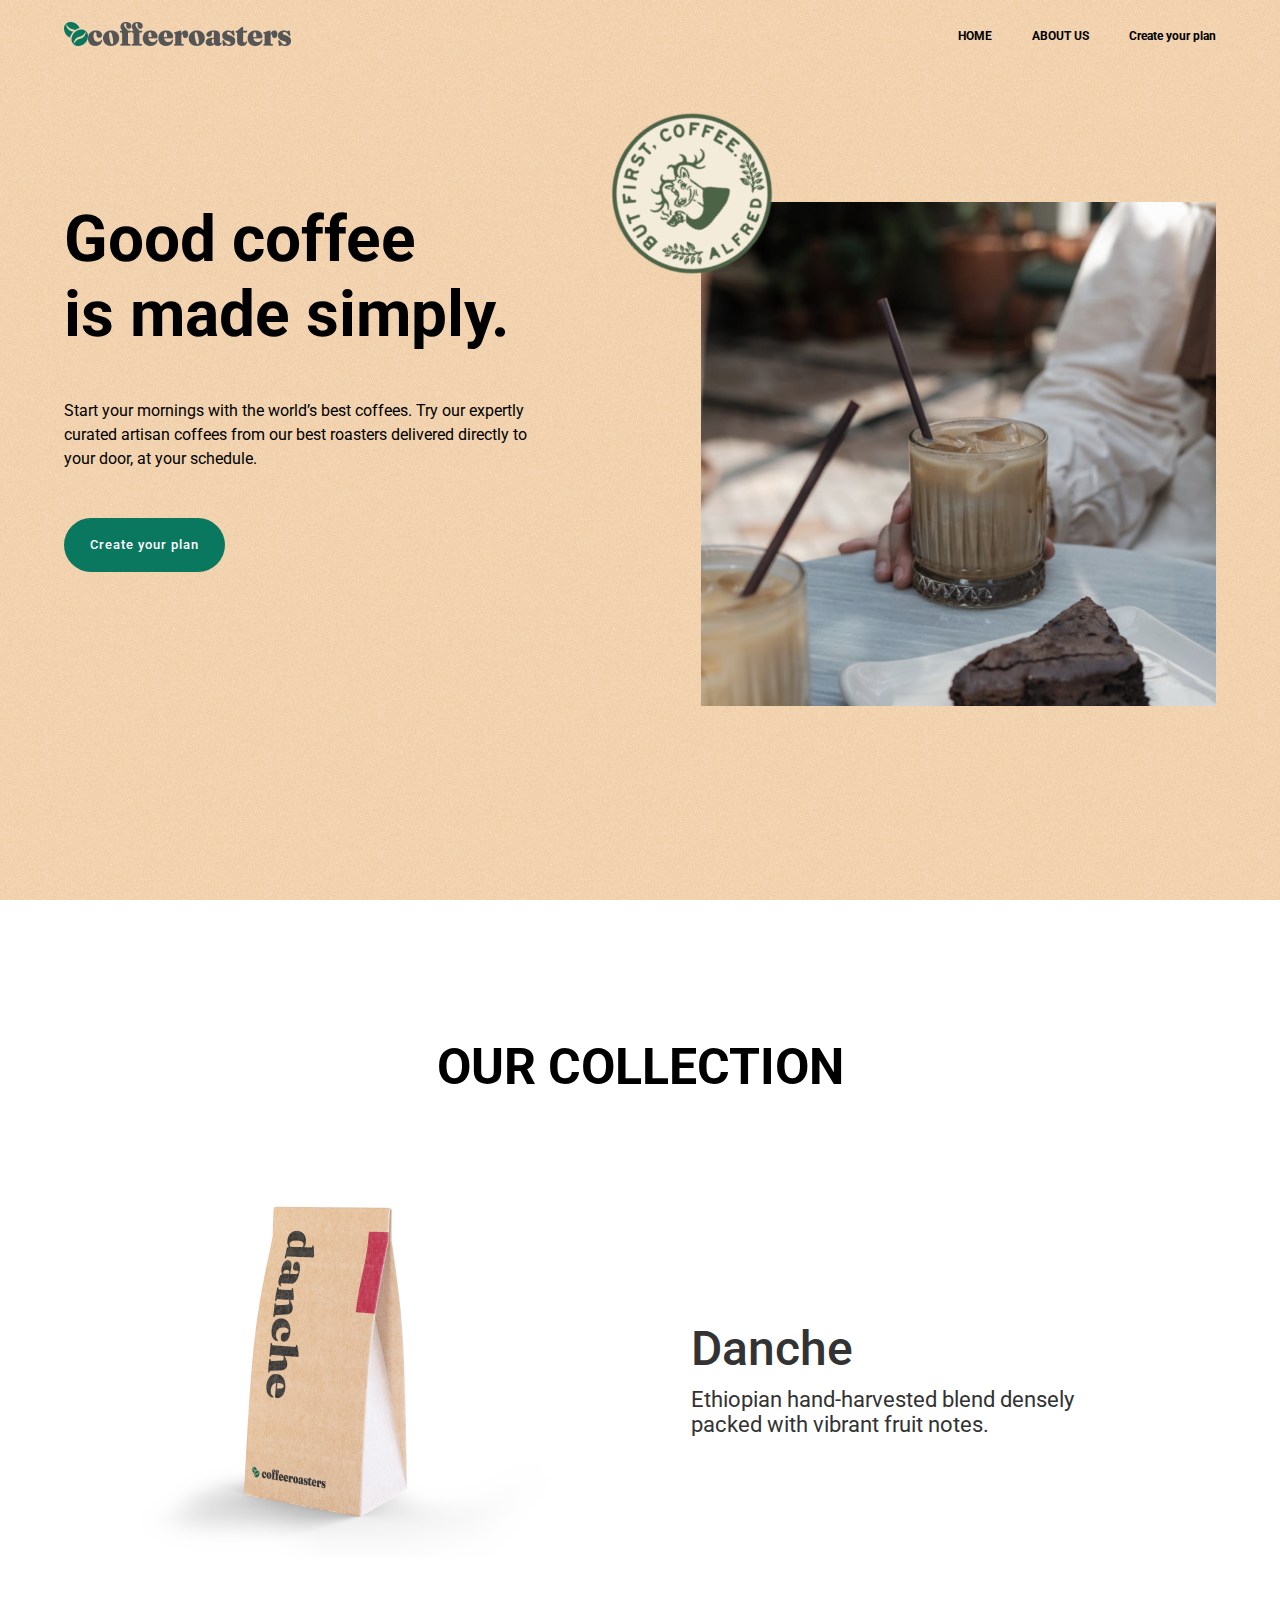
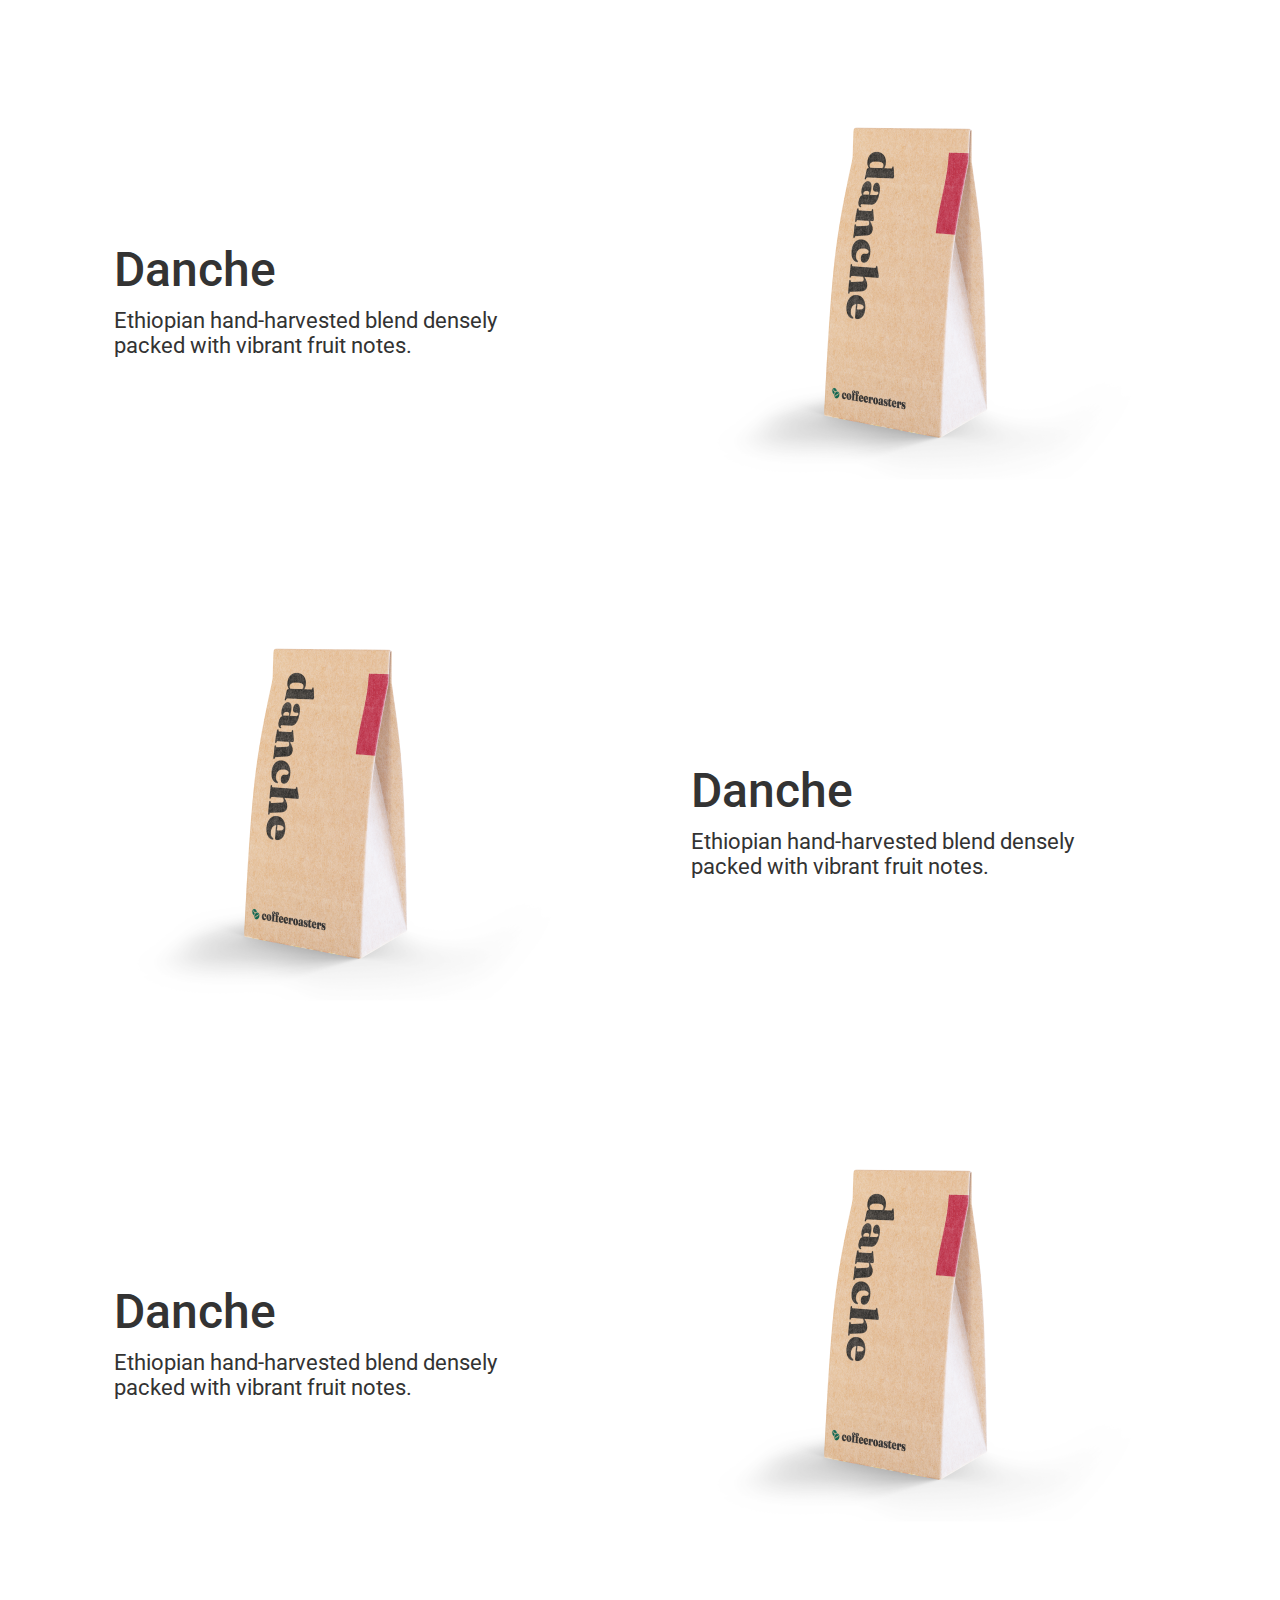
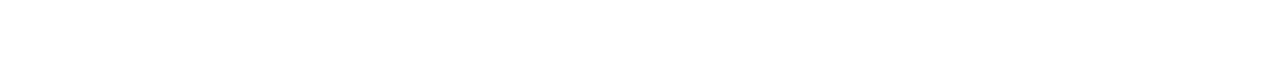
<file: index.html>
<!DOCTYPE html>
<html lang="en">

<head>
    <meta charset="UTF-8">
    <meta name="viewport" content="width=device-width, initial-scale=1.0">
    <title>Coffee</title>
    <link rel="stylesheet" href="./style.css">
</head>

<body>
    <header>
        <nav class="container">
            <a href="#">
                <img src="./images/Group 3614.png" alt="">
            </a>

            <ul>
                <li>
                    <a href="#">
                        HOME
                    </a>
                </li>

                <li>
                    <a href="#">
                        ABOUT US
                    </a>
                </li>

                <li>
                    <a href="#">
                        Create your plan
                    </a>
                </li>
            </ul>
        </nav>

        <div class="container">
            <div class="showcase">
                <div class="showcase-left">
                    <h1>
                        Good coffee <br>
                        is made simply.
                    </h1>
                    <p>
                        Start your mornings with the world’s best coffees. Try our expertly curated artisan coffees from
                        our best roasters delivered directly to your door, at your schedule.
                    </p>
                    <button>Create your plan</button>
                </div>
                <div class="showcase-right">
                    <img src="./images/Rectangle 679.png" alt="">
                    <img src="./images/image 40.png" alt="">
                </div>
            </div>
        </div>
    </header>

    <main>
        <section class="container">
            <p class="title">
                our collection
            </p>

            <div class="product-card">
                <div class="product-card-img">
                    <img src="./images/danche.png" alt="danche">
                </div>

                <div class="product-card-text">
                    <p class="product-card-title">Danche</p>
                    <p class="product-card-description">Ethiopian hand-harvested blend densely packed with vibrant fruit notes.</p>
                </div>
            </div>


            <div class="product-card">
                <div class="product-card-img">
                    <img src="./images/danche.png" alt="danche">
                </div>

                <div class="product-card-text">
                    <p class="product-card-title">Danche</p>
                    <p class="product-card-description">Ethiopian hand-harvested blend densely packed with vibrant fruit notes.</p>
                </div>
            </div>  

            <div class="product-card">
                <div class="product-card-img">
                    <img src="./images/danche.png" alt="danche">
                </div>

                <div class="product-card-text">
                    <p class="product-card-title">Danche</p>
                    <p class="product-card-description">Ethiopian hand-harvested blend densely packed with vibrant fruit notes.</p>
                </div>
            </div>

            <div class="product-card">
                <div class="product-card-img">
                    <img src="./images/danche.png" alt="danche">
                </div>

                <div class="product-card-text">
                    <p class="product-card-title">Danche</p>
                    <p class="product-card-description">Ethiopian hand-harvested blend densely packed with vibrant fruit notes.</p>
                </div>
            </div>
        </section>
    </main>
</body>

</html>
</file>
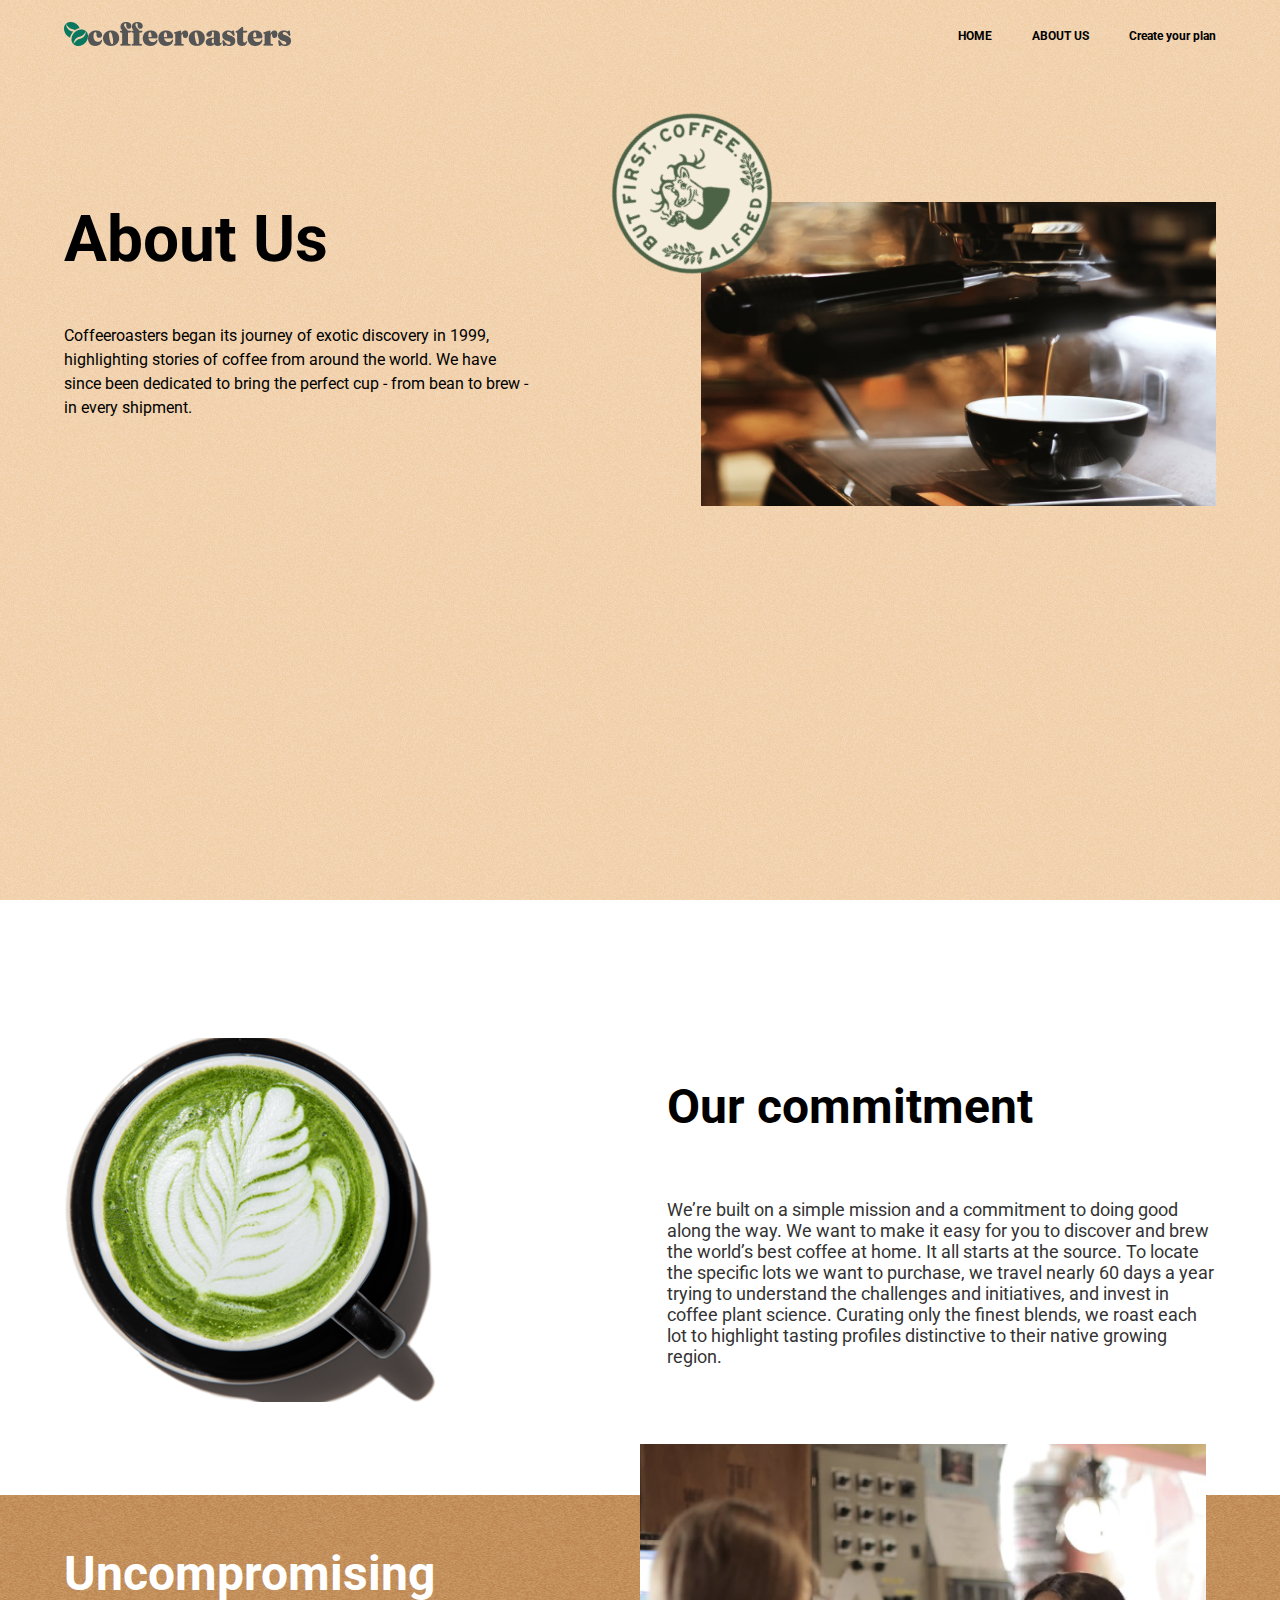
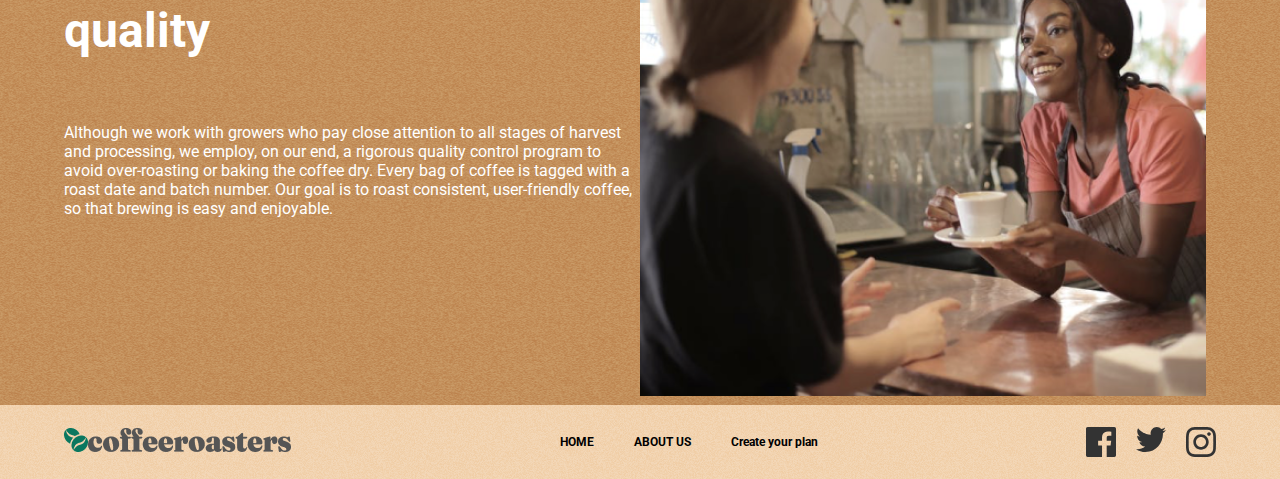
<file: about.html>
<!DOCTYPE html>
<html lang="en">

<head>
    <meta charset="UTF-8">
    <meta name="viewport" content="width=device-width, initial-scale=1.0">
    <title>Document</title>
    <link rel="stylesheet" href="style.css">
</head>

<body>
    <header>
        <nav class="container">
            <a href="#">
                <img src="./images/Group 3614.png" alt="">
            </a>

            <ul>
                <li>
                    <a href="#">
                        HOME
                    </a>
                </li>

                <li>
                    <a href="#">
                        ABOUT US
                    </a>
                </li>

                <li>
                    <a href="#">
                        Create your plan
                    </a>
                </li>
            </ul>
        </nav>
        <!-- SHOWCASE START -->
        <div class="container">
            <div class="showcase">
                <div class="showcase-left">
                    <h1>
                        About Us
                    </h1>
                    <p>
                        Coffeeroasters began its journey of exotic discovery in 1999, highlighting stories of coffee from around the world. We have since been dedicated to bring the perfect cup - from bean to brew - in every shipment.
                    </p>
                </div>
                <div class="showcase-right">
                    <img src="./images/Rectangle 679 (1).png" alt="">
                    <img src="./images/image 40.png" alt="">
                </div>
            </div>
        </div>
        <!-- SHOWCASE END -->
    </header>

    <main>
        <section>
            <div class="container">
                <div class="commitment">
                    <div class="commitment-img">
                        <img src="./images/cup-6 1.png" alt="">
                    </div>
                    <div class="commitment-text">
                        <p class="commitment-title">Our commitment</p>
                        <p class="commitment-desc">
                            We’re built on a simple mission and a commitment to doing good along the way. We want to make it easy for you to discover and brew the world’s best coffee at home. It all starts at the source. To locate the specific lots we want to purchase, we travel nearly 60 days a year trying to understand the challenges and  initiatives, and invest in coffee plant science. Curating only the finest blends, we roast each lot to highlight tasting profiles distinctive to their native growing region.
                        </p>
                    </div>
                </div>
            </div>
        </section>
        <section class="qualitybg">
            <div class="container">
                <div class="quality">
                    <div class="quality-img">
                        <img src="./images/Rectangle 681.png" alt="">
                    </div>
                    <div class="quality-text">
                        <p class="commitment-title">Uncompromising <br> quality</p>
                        <p class="quality-desc">
                            Although we work with growers who pay close attention to all stages of harvest and processing, we employ, on our end, a rigorous quality control program to avoid over-roasting or baking the coffee dry. Every bag of coffee is tagged with a roast date and batch number. Our goal is to roast consistent, user-friendly coffee, so that brewing is easy and enjoyable.
                        </p>
                    </div>
                </div>
            </div>
        </section>
    </main>
    <footer>
      
        <footer>

            <nav class="container">
                <a href="#">
                    <img src="./images/Group 3614.png" alt="">
                </a>
    
                <ul>
                    <li>
                        <a href="#">
                            HOME
                        </a>
                    </li>
    
                    <li>
                        <a href="#">
                            ABOUT US
                        </a>
                    </li>
    
                    <li>
                        <a href="#">
                            Create your plan
                        </a>
                    </li>
                </ul>
    
                <div class="social">
                    <svg xmlns="http://www.w3.org/2000/svg" width="30" height="30" viewBox="0 0 30 30" fill="none">
                        <path d="M28.3438 0H1.65625C0.74125 0 0 0.74125 0 1.65625V28.345C0 29.2588 0.74125 30 1.65625 30H16.025V18.3825H12.115V13.855H16.025V10.5163C16.025 6.64125 18.3913 4.53125 21.8488 4.53125C23.505 4.53125 24.9275 4.655 25.3425 4.71V8.76L22.945 8.76125C21.065 8.76125 20.7013 9.655 20.7013 10.965V13.8562H25.185L24.6012 18.3837H20.7013V30H28.3463C29.2588 30 30 29.2587 30 28.3438V1.65625C30 0.74125 29.2587 0 28.3438 0Z" fill="#333333"/>
                      </svg>
                      <svg xmlns="http://www.w3.org/2000/svg" width="30" height="25" viewBox="0 0 30 25" fill="none">
                        <path d="M30 2.95965C28.8962 3.46211 27.71 3.8005 26.465 3.95304C27.7363 3.17243 28.7125 1.9355 29.1712 0.461444C27.9825 1.18437 26.665 1.70991 25.2625 1.99318C24.1412 0.766509 22.54 0 20.77 0C16.7962 0 13.8763 3.80178 14.7738 7.74841C9.66 7.48564 5.125 4.97334 2.08875 1.15489C0.47625 3.99149 1.2525 7.70227 3.9925 9.58137C2.985 9.54804 2.035 9.26477 1.20625 8.79179C1.13875 11.7155 3.1825 14.4509 6.1425 15.0597C5.27625 15.3007 4.3275 15.3571 3.3625 15.1674C4.145 17.6746 6.4175 19.4986 9.1125 19.5498C6.525 21.6302 3.265 22.5595 0 22.1647C2.72375 23.9553 5.96 25 9.435 25C20.8625 25 27.3187 15.1033 26.9287 6.22693C28.1312 5.33608 29.175 4.22477 30 2.95965Z" fill="#333333"/>
                      </svg>
                      <svg xmlns="http://www.w3.org/2000/svg" width="30" height="30" viewBox="0 0 30 30" fill="none">
                        <path fill-rule="evenodd" clip-rule="evenodd" d="M15 0C10.9262 0 10.4163 0.0175 8.81625 0.09C3.36875 0.34 0.34125 3.3625 0.09125 8.815C0.0175 10.4163 0 10.9262 0 15C0 19.0737 0.0175 19.585 0.09 21.185C0.34 26.6325 3.3625 29.66 8.815 29.91C10.4163 29.9825 10.9262 30 15 30C19.0737 30 19.585 29.9825 21.185 29.91C26.6275 29.66 29.6625 26.6375 29.9088 21.185C29.9825 19.585 30 19.0737 30 15C30 10.9262 29.9825 10.4163 29.91 8.81625C29.665 3.37375 26.6388 0.34125 21.1862 0.09125C19.585 0.0175 19.0737 0 15 0ZM15.0001 2.70386C19.0051 2.70386 19.4801 2.71886 21.0626 2.79136C25.1276 2.97636 27.0264 4.90511 27.2114 8.94011C27.2839 10.5214 27.2976 10.9964 27.2976 15.0014C27.2976 19.0076 27.2826 19.4814 27.2114 21.0626C27.0251 25.0939 25.1314 27.0264 21.0626 27.2114C19.4801 27.2839 19.0076 27.2989 15.0001 27.2989C10.9951 27.2989 10.5201 27.2839 8.93889 27.2114C4.86389 27.0251 2.97514 25.0876 2.79014 21.0614C2.71764 19.4801 2.70264 19.0064 2.70264 15.0001C2.70264 10.9951 2.71889 10.5214 2.79014 8.93886C2.97639 4.90511 4.87014 2.97511 8.93889 2.79011C10.5214 2.71886 10.9951 2.70386 15.0001 2.70386ZM7.29736 14.9999C7.29736 10.7461 10.7461 7.29736 14.9999 7.29736C19.2536 7.29736 22.7024 10.7461 22.7024 14.9999C22.7024 19.2549 19.2536 22.7036 14.9999 22.7036C10.7461 22.7036 7.29736 19.2536 7.29736 14.9999ZM15 20C12.2387 20 10 17.7625 10 15C10 12.2387 12.2387 10 15 10C17.7612 10 20 12.2387 20 15C20 17.7625 17.7612 20 15 20ZM21.2061 6.99348C21.2061 5.99973 22.0123 5.19348 23.0073 5.19348C24.0011 5.19348 24.8061 5.99973 24.8061 6.99348C24.8061 7.98723 24.0011 8.79348 23.0073 8.79348C22.0123 8.79348 21.2061 7.98723 21.2061 6.99348Z" fill="#333333"/>
                      </svg>    
                </div>
            </nav>
        </footer>
     
</body>

</html>
</file>
<file: style.css>
@import url('https://fonts.googleapis.com/css2?family=Inter:wght@100;200;300;400;500;600;700;800;900&family=Roboto:wght@100;300;400;500;700;900&display=swap');

* {
    padding: 0;
    margin: 0;
    box-sizing: border-box;
    font-family: 'Roboto', sans-serif;
    transition: 0.4s ease-in;
}

a {
    text-decoration: none;
    color: inherit;
}

ul li {
    list-style: none;
}

.container {
    width: 90%;
    margin: 0 auto;
}

header {
    background: url("./images/Group\ 3613.png");
    height: 100vh;
}

nav {
    display: flex;
    align-items: center;
    justify-content: space-between;
    padding: 22px 0;
}

nav ul {
    display: flex;
    gap: 40px;
}

nav ul li {
    font-size: 12px;
    font-weight: 700;
    line-height: 14.6px;
}

nav ul li:hover {
    animation-name: nav-item;
    animation-duration: 0.4s;
    animation-iteration-count: infinite;
    animation-direction: alternate;
}

.showcase {
    display: flex;
    margin-top: 130px;
    gap: 15%;
}

.showcase-left {
    max-height: calc(100vh - 72px);
}

.showcase-right img:nth-child(1) {
    width: 100%;
}

.showcase .showcase-left,
.showcase .showcase-right {
    flex: 1 1 auto;
}

.showcase-left h1 {
    font-weight: 700;
    font-size: 64px;
    line-height: 75px;
    max-width: 447px;
    max-height: 150px;
    margin-bottom: 47px;
}

.showcase-left p {
    line-height: 24px;
    max-width: 464px;
    min-width: 464px;
}

.showcase button {
    font-weight: 500;
    line-height: 18px;
    letter-spacing: 1px;
    padding: 16px 24px;
    border-radius: 100px;
    color: #fff;
    border: 2px solid transparent;
    background: #0A775F;
    margin-top: 47px;


    animation-name: showcase-btn;
    animation-duration: 0.5s;
    animation-iteration-count: infinite;
    animation-direction: alternate;
}

.showcase button:hover {
    transform: scale(0.9);

}

.showcase-right {
    position: relative;
}

.showcase-right img:nth-child(2) {
    position: absolute;
    top: -115px;
    left: -115px;
    transform: rotate(-25deg);
    animation-name: showcase-img;
    animation-duration: 10s;
    animation-iteration-count: infinite;
    animation-direction: alternate;
}


.title {
    font-size: 50px;
    font-weight: 700;
    line-height: 59px;
    text-align: center;
    text-transform: uppercase;
}

main section:nth-child(1) {
    padding: 138px 0 89px;
}

.product-card {
    display: flex;
    align-items: center;
    justify-content: center;
    gap: 10%;
    margin-top: 42px;
    padding: 50px;
    border-radius: 50px;
}

.product-card>div {
    flex: 1 1 auto;
}

.product-card-title {
    font-size: 48px;
    font-weight: 500;
    line-height: 56px;
    color: #333;
}

.product-card-description {
    font-size: 22px;
    max-width: 453px;
    margin-top: 10px;
    color: #333;
}

main section .product-card:nth-child(odd) {
    flex-direction: row-reverse;
}

main section .product-card:hover {
    animation-name: product-card;
    animation-iteration-count: infinite;
    animation-duration: 0.6s;
    animation-direction: alternate;
}

main section .product-card:hover .product-card-img img {
    animation-name: product-img;
    animation-iteration-count: infinite;
    animation-duration: 0.6s;
    animation-direction: alternate;
}

main section .product-card:hover .product-card-title {
    animation-name: product-title;
    animation-iteration-count: infinite;
    animation-duration: 0.6s;
    animation-direction: alternate;
}

.commitment {
    display: flex;
    align-items: center;
    gap: 20%;
}

.commitment>div {
    flex: 1 1 auto;
}

.commitment-title {
    font-weight: 700;
    font-size: 48px;
    margin-bottom: 64px;
}

.commitment-desc {
    font-size: 18px;
    color: #333;
}

.quality {
    display: flex;
    flex-direction: row-reverse;
}

.quality > div { 
    flex: 1;
}
.quality-title{
    margin-top: 100px;
}
.qualitybg{
    position: relative;
    height: 510px;
}


.qualitybg {
    padding: 50px 0;
    background-image: url("./images/Group\ 3616.png");
}

.quality-img img{
    position: absolute;
    top: -10%;
}
.quality-text{
    color: #fff;
}
.social{
    display: flex;
    gap: 20px;
}
footer{
    background-image: url(./images/Group\ 3613.png);
    
}




@keyframes product-img {
    from {
        transform: scale(1.0);
    }

    to {
        transform: scale(1.1);
    }
}

@keyframes product-title {
    from {
        color: #333;
    }

    to {
        color: #0A775F;
    }
}



@keyframes product-card {
    from {
        box-shadow: 0px 0px 10px 1px #ccc;
    }

    to {
        box-shadow: 0px 0px 10px 5px #ccc;
    }
}

@keyframes nav-item {
    from {
        transform: translateY(0px);
        opacity: 1;
    }

    to {
        transform: translateY(-10px);
        opacity: 0.5;
    }
}


@keyframes showcase-img {
    from {
        transform: rotate(-25deg);
    }

    to {
        transform: rotate(-360deg);
    }
}

@keyframes showcase-btn {
    from {
        background: transparent;
        color: #0A775F;
        border: 2px solid #0A775F;
    }

    to {
        background: teal;
        color: #fff;
    }
}
</file>
